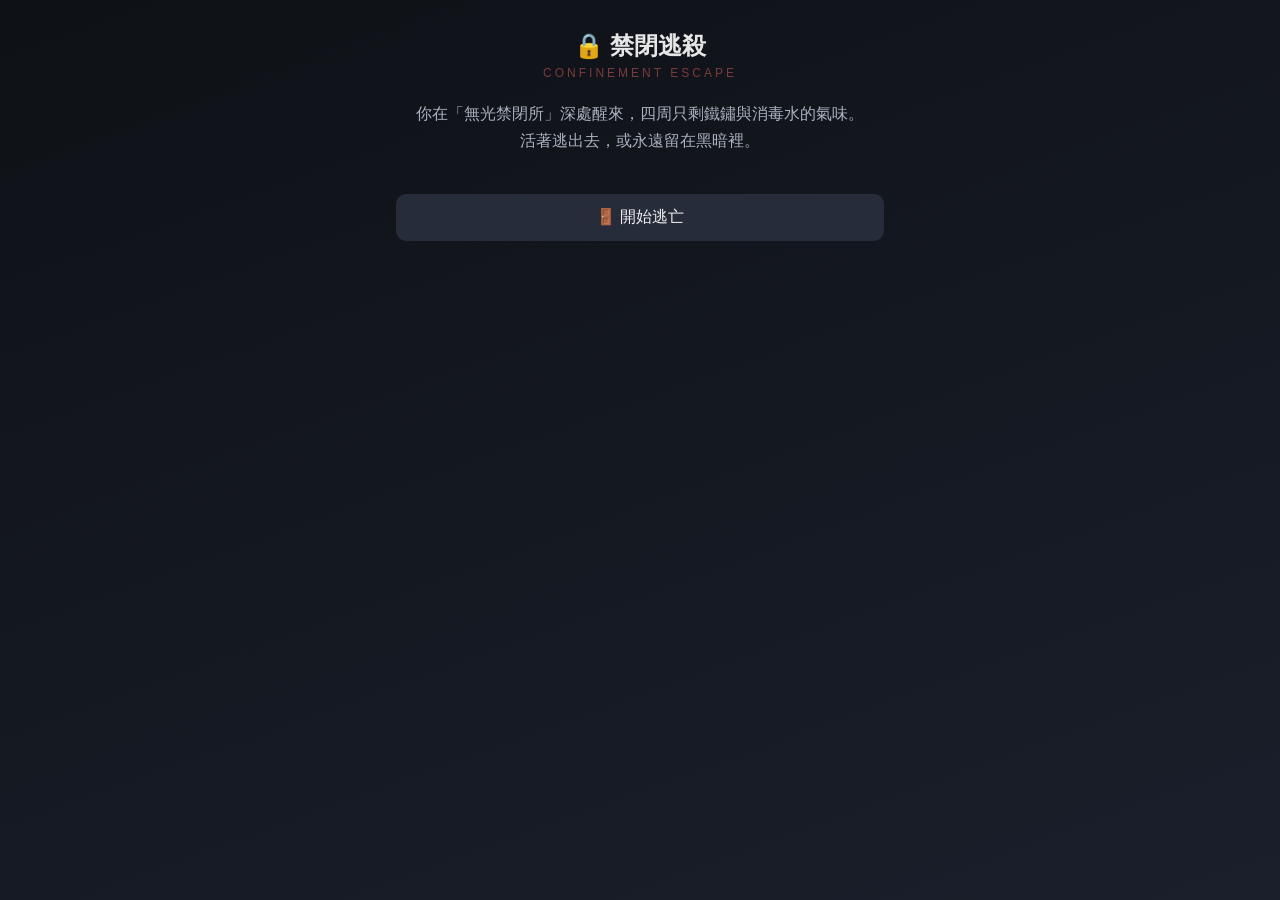
<file: confinement-escape/index.html>
<!DOCTYPE html>
<html lang="zh-Hant">
<head>
<meta charset="UTF-8">
<meta name="viewport" content="width=device-width, initial-scale=1.0, maximum-scale=1.0">
<title>禁閉逃殺</title>
<link rel="stylesheet" href="style.css">
</head>
<body>
  <div id="app">

    <section id="screen-title" class="screen">
      <h1>🔒 禁閉逃殺</h1>
      <p class="subtitle">CONFINEMENT ESCAPE</p>
      <p class="lead">你在「無光禁閉所」深處醒來，四周只剩鐵鏽與消毒水的氣味。<br>活著逃出去，或永遠留在黑暗裡。</p>
      <button id="new-game-btn">🚪 開始逃亡</button>
      <button id="continue-btn" class="hidden">▶ 繼續上次的逃亡</button>
    </section>

    <section id="screen-create" class="screen hidden">
      <h1>選擇你的身份</h1>
      <div id="identity-list" class="identity-list"></div>
      <button id="create-btn" disabled>確認身份，開始逃亡</button>
    </section>

    <section id="screen-game" class="screen hidden">
      <div class="status-bar">
        <div class="status-row">
          <span class="status-label">體力</span>
          <div class="bar"><div id="bar-stamina" class="bar-fill stamina"></div></div>
          <span id="text-stamina" class="status-value"></span>
        </div>
        <div class="status-row">
          <span class="status-label">精神</span>
          <div class="bar"><div id="bar-sanity" class="bar-fill sanity"></div></div>
          <span id="text-sanity" class="status-value"></span>
        </div>
        <div class="status-row">
          <span class="status-label">危險</span>
          <div class="bar"><div id="bar-danger" class="bar-fill danger"></div></div>
          <span id="text-danger" class="status-value"></span>
        </div>
      </div>
      <div class="floor-tag" id="floor-tag"></div>

      <div id="inventory-toggle-row">
        <button id="inventory-toggle-btn">🎒 背包</button>
      </div>
      <div id="inventory-panel" class="panel hidden"></div>

      <div class="story-box">
        <p class="story-title" id="story-title"></p>
        <p class="story-text" id="story-text"></p>
      </div>
      <div id="choice-list" class="choice-list"></div>
      <button id="story-continue-btn" class="hidden accent">繼續 ▶</button>
    </section>

    <section id="screen-transition" class="screen hidden">
      <div class="story-box transition-box">
        <p class="story-title" id="transition-title"></p>
        <p class="story-text" id="transition-text"></p>
        <button id="transition-continue-btn">繼續 ▶</button>
      </div>
    </section>

    <section id="screen-ending" class="screen hidden">
      <div class="ending-box">
        <div class="ending-emoji" id="ending-emoji"></div>
        <h1 id="ending-title"></h1>
        <p class="story-text" id="ending-text"></p>
        <div class="panel" id="ending-summary"></div>
      </div>
      <button id="restart-btn">🔁 再逃一次</button>
    </section>

  </div>

  <script src="data.js"></script>
  <script src="main.js"></script>
</body>
</html>
</file>
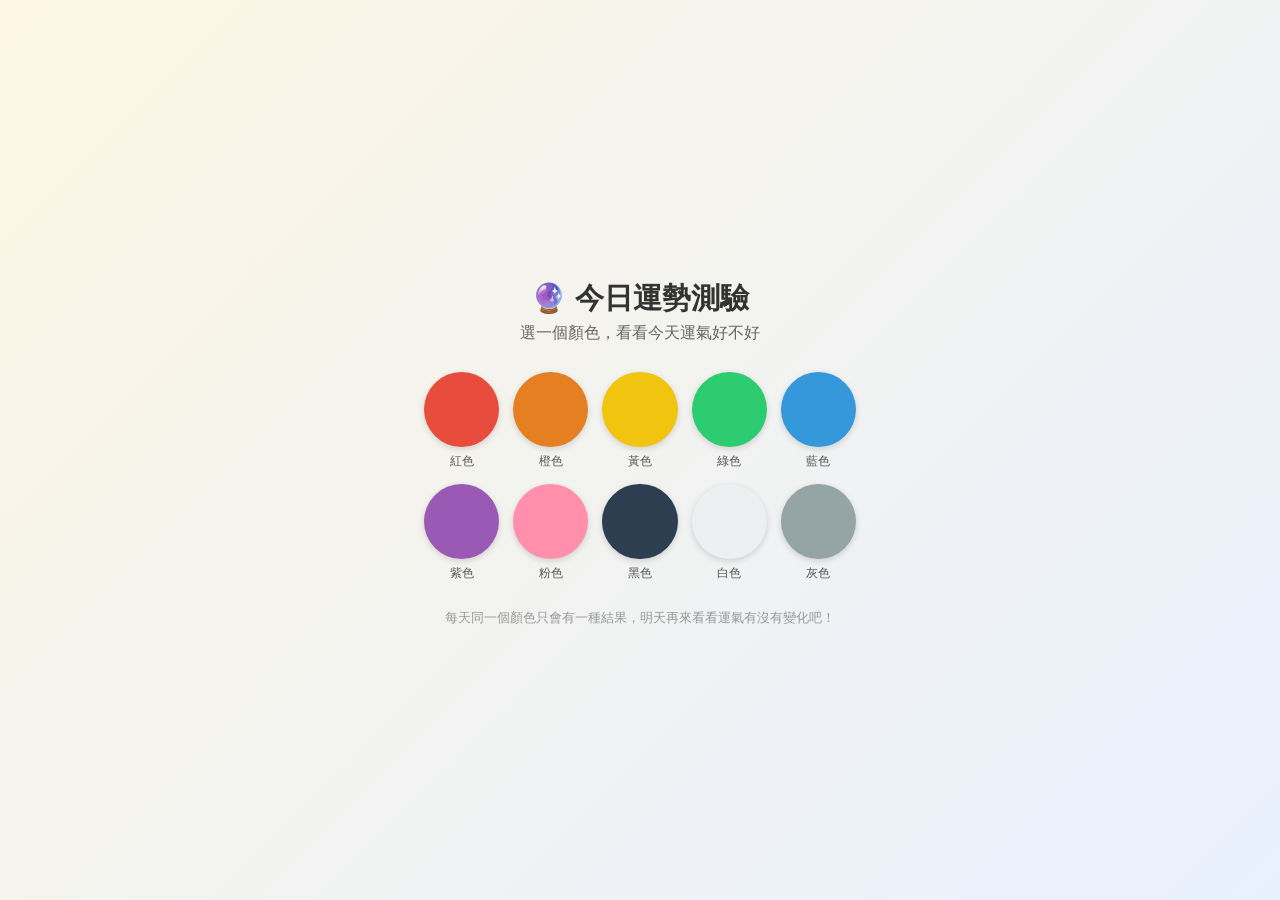
<file: fortune-app/index.html>
<!DOCTYPE html>
<html lang="zh-Hant">
<head>
<meta charset="UTF-8">
<meta name="viewport" content="width=device-width, initial-scale=1.0">
<title>今日運勢測驗</title>
<link rel="stylesheet" href="style.css">
</head>
<body>
  <div class="app">
    <header>
      <h1>🔮 今日運勢測驗</h1>
      <p class="subtitle">選一個顏色，看看今天運氣好不好</p>
    </header>

    <main>
      <section id="color-picker">
        <div class="colors" id="colors"></div>
      </section>

      <section id="result" class="result hidden">
        <div class="result-emoji" id="result-emoji"></div>
        <div class="result-level" id="result-level"></div>
        <p class="result-message" id="result-message"></p>
        <div class="result-tips" id="result-tips"></div>
        <button id="retry-btn">再測一次</button>
      </section>
    </main>

    <footer>
      <p>每天同一個顏色只會有一種結果，明天再來看看運氣有沒有變化吧！</p>
    </footer>
  </div>

  <script src="script.js"></script>
</body>
</html>
</file>
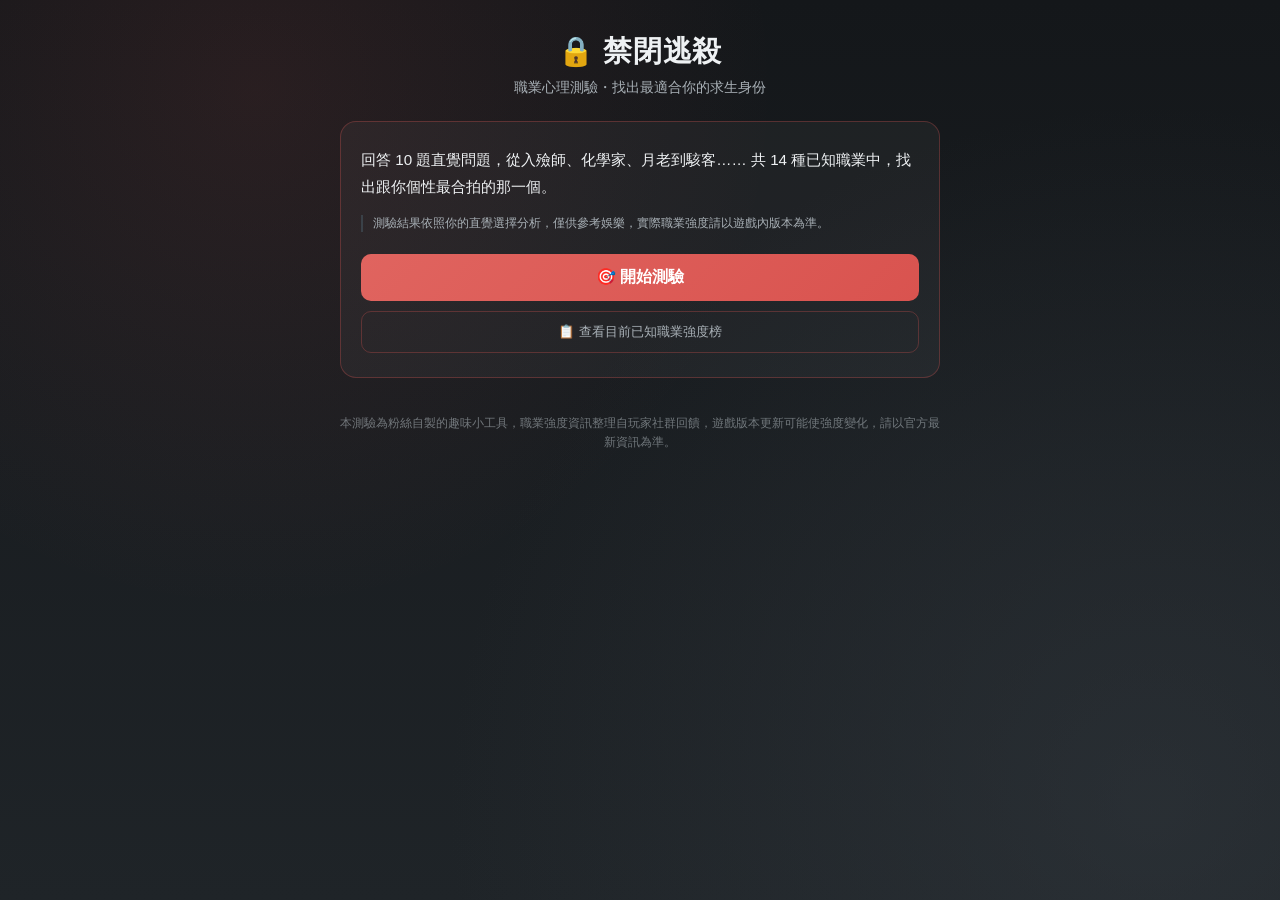
<file: job-quiz/index.html>
<!DOCTYPE html>
<html lang="zh-Hant">
<head>
<meta charset="UTF-8">
<meta name="viewport" content="width=device-width, initial-scale=1.0">
<title>禁閉逃殺｜職業心理測驗</title>
<link rel="stylesheet" href="style.css">
</head>
<body>
  <div class="app">

    <header>
      <h1>🔒 禁閉逃殺</h1>
      <p class="subtitle">職業心理測驗・找出最適合你的求生身份</p>
    </header>

    <main>
      <!-- Screen 1: 開始 -->
      <section id="screen-intro" class="screen active">
        <div class="panel">
          <p class="intro-text">
            回答 10 題直覺問題，從入殮師、化學家、月老到駭客……
            共 14 種已知職業中，找出跟你個性最合拍的那一個。
          </p>
          <p class="intro-note">測驗結果依照你的直覺選擇分析，僅供參考娛樂，實際職業強度請以遊戲內版本為準。</p>
          <button id="start-btn" class="primary-btn">🎯 開始測驗</button>
          <button id="tierlist-btn" class="ghost-btn">📋 查看目前已知職業強度榜</button>
        </div>
      </section>

      <!-- Screen 2: 題目 -->
      <section id="screen-quiz" class="screen">
        <div class="progress-row">
          <div class="progress-track"><div id="progress-fill" class="progress-fill"></div></div>
          <span id="progress-text" class="progress-text"></span>
        </div>
        <p class="question-text" id="question-text"></p>
        <div id="option-list" class="option-list"></div>
      </section>

      <!-- Screen 3: 結果 -->
      <section id="screen-result" class="screen">
        <p class="result-lead">測驗結果，你最適合的職業是</p>
        <div id="result-card" class="result-card"></div>

        <h2 class="section-title">次要傾向</h2>
        <div id="secondary-list" class="secondary-list"></div>

        <button id="retry-btn" class="primary-btn">🔁 再測一次</button>
        <button id="tierlist-btn-2" class="ghost-btn">📋 查看完整職業強度榜</button>
      </section>

      <!-- Screen 4: 強度榜 -->
      <section id="screen-tierlist" class="screen">
        <h2 class="section-title">目前已知職業強度榜</h2>
        <div id="tierlist-content"></div>
        <button id="back-btn" class="ghost-btn">← 返回</button>
      </section>
    </main>

    <footer>
      <p>本測驗為粉絲自製的趣味小工具，職業強度資訊整理自玩家社群回饋，遊戲版本更新可能使強度變化，請以官方最新資訊為準。</p>
    </footer>
  </div>

  <script src="data.js"></script>
  <script src="main.js"></script>
</body>
</html>
</file>
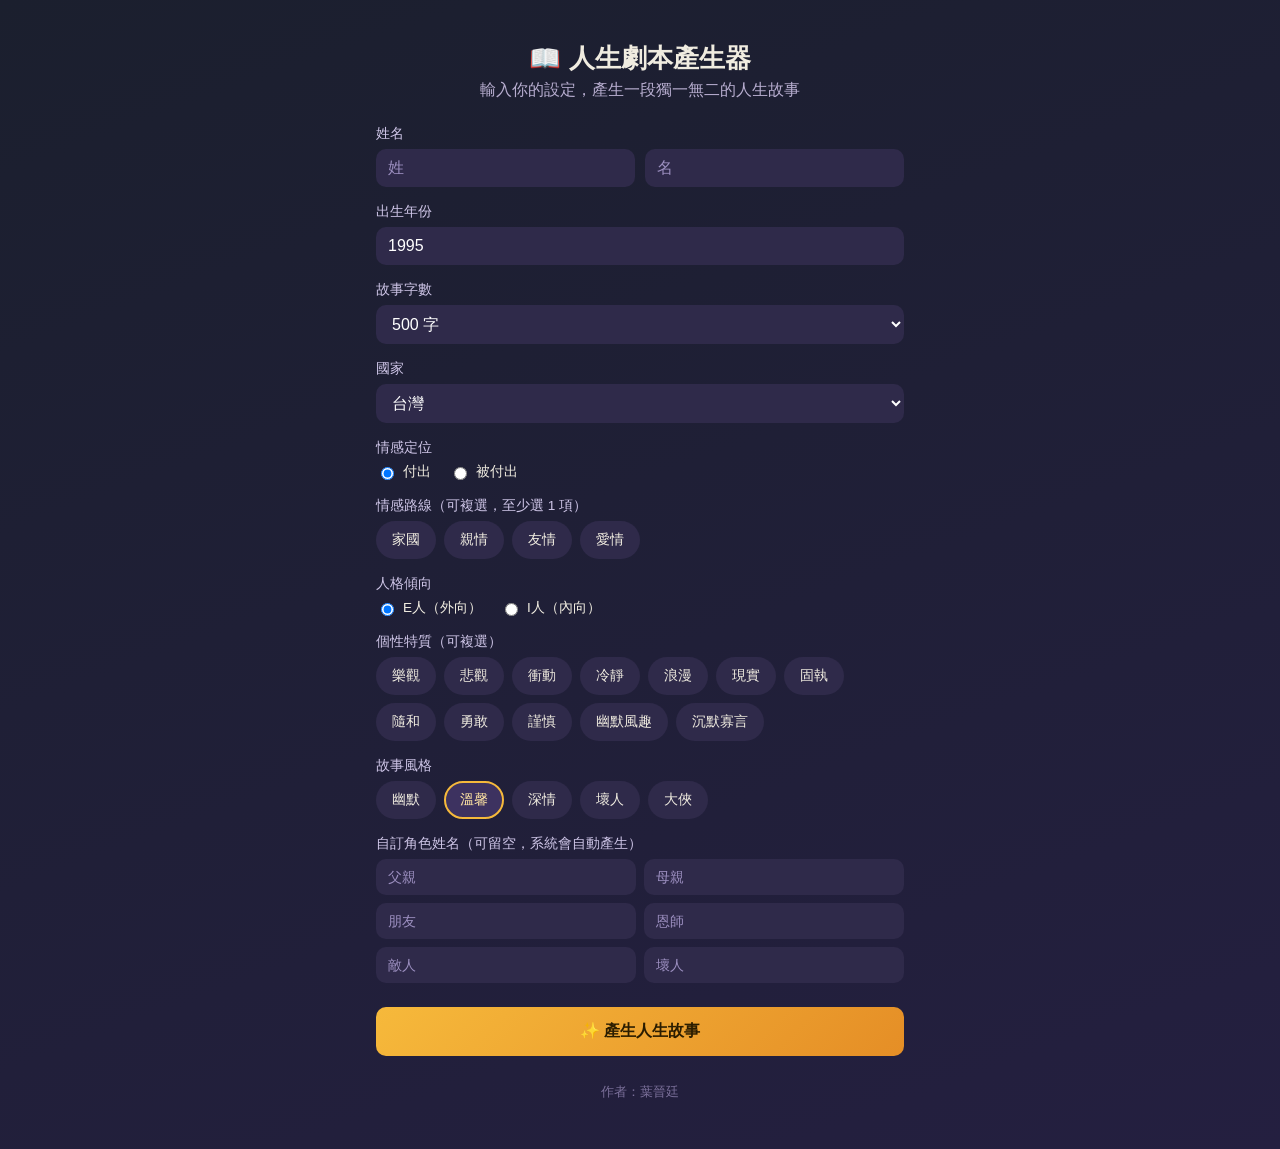
<file: life-story/index.html>
<!DOCTYPE html>
<html lang="zh-Hant">
<head>
<meta charset="UTF-8">
<meta name="viewport" content="width=device-width, initial-scale=1.0">
<title>人生劇本產生器</title>
<link rel="stylesheet" href="style.css">
</head>
<body>
  <div id="app">
    <h1>📖 人生劇本產生器</h1>
    <p class="subtitle">輸入你的設定，產生一段獨一無二的人生故事</p>

    <section id="form-section">
      <label>姓名</label>
      <div class="name-row">
        <input id="surname-input" placeholder="姓" maxlength="4">
        <input id="given-input" placeholder="名" maxlength="6">
      </div>

      <label>出生年份</label>
      <input id="year-input" type="number" placeholder="例如 1995" value="1995">

      <label>故事字數</label>
      <select id="length-select"></select>

      <label>國家</label>
      <select id="country-select"></select>
      <input id="country-custom" class="hidden" placeholder="請輸入國家名稱">

      <label>情感定位</label>
      <div class="radio-row">
        <label><input type="radio" name="role" value="give" checked> 付出</label>
        <label><input type="radio" name="role" value="receive"> 被付出</label>
      </div>

      <label>情感路線（可複選，至少選 1 項）</label>
      <div id="routes-container" class="chip-row"></div>

      <label>人格傾向</label>
      <div class="radio-row">
        <label><input type="radio" name="personality" value="E" checked> E人（外向）</label>
        <label><input type="radio" name="personality" value="I"> I人（內向）</label>
      </div>

      <label>個性特質（可複選）</label>
      <div id="traits-container" class="chip-row"></div>

      <label>故事風格</label>
      <div id="style-container" class="chip-row single"></div>

      <label>自訂角色姓名（可留空，系統會自動產生）</label>
      <div class="custom-names-grid">
        <input id="custom-father" placeholder="父親">
        <input id="custom-mother" placeholder="母親">
        <input id="custom-friend" placeholder="朋友">
        <input id="custom-mentor" placeholder="恩師">
        <input id="custom-enemy" placeholder="敵人">
        <input id="custom-villain" placeholder="壞人">
      </div>

      <button id="generate-btn">✨ 產生人生故事</button>
    </section>

    <section id="result-section" class="hidden">
      <h2>你的人生故事</h2>
      <div id="story-output"></div>
      <p class="char-count" id="char-count"></p>
      <div class="result-actions">
        <button id="regenerate-btn">🔄 換個結局再抽一次</button>
        <button id="copy-btn">📋 複製文字</button>
      </div>
    </section>

    <footer id="author-credit">作者：葉晉廷</footer>
  </div>

  <script src="data.js"></script>
  <script src="main.js"></script>
</body>
</html>
</file>
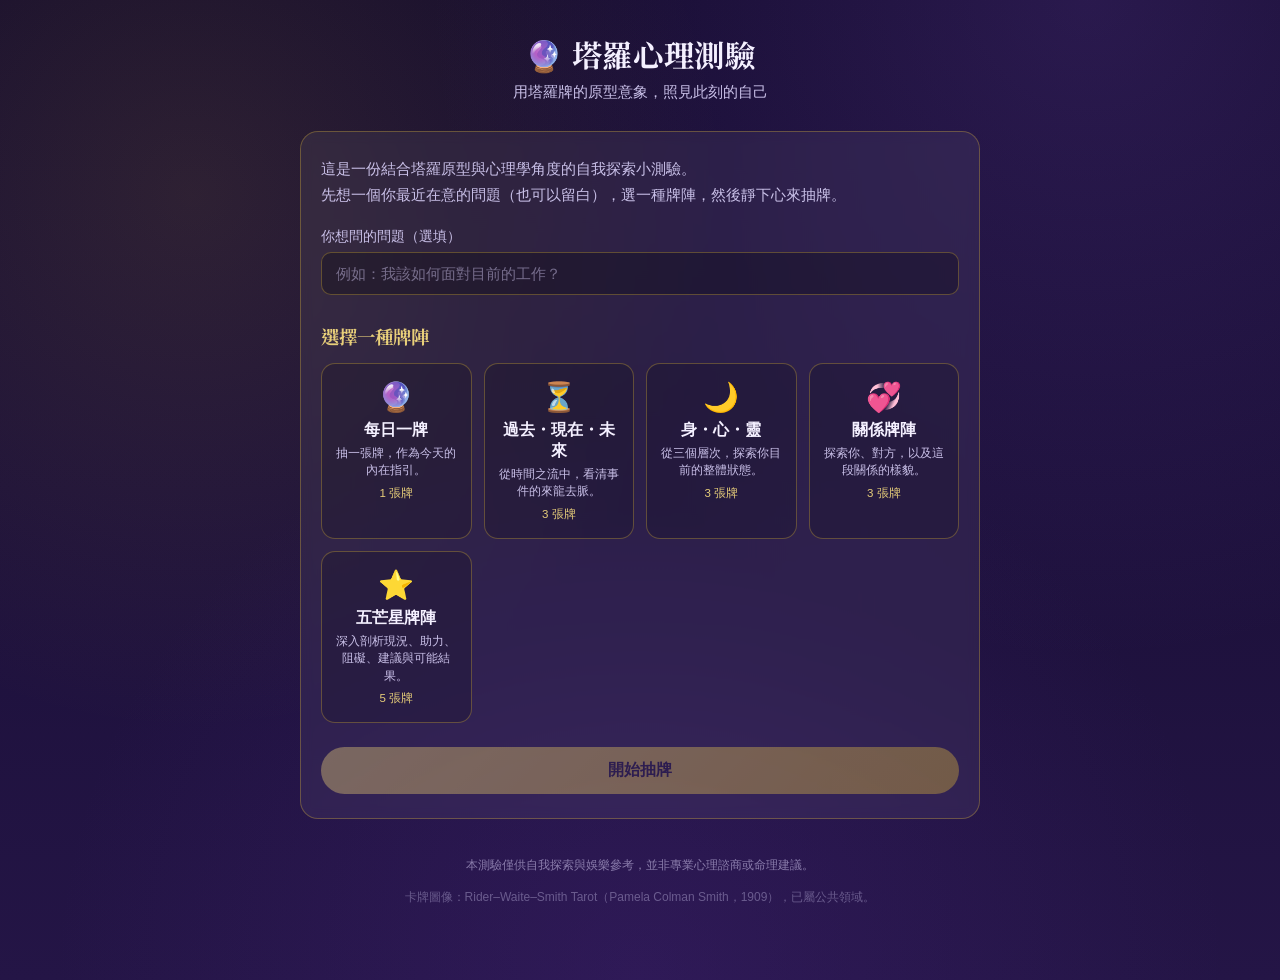
<file: tarot-app/index.html>
<!DOCTYPE html>
<html lang="zh-Hant">
<head>
<meta charset="UTF-8">
<meta name="viewport" content="width=device-width, initial-scale=1.0">
<title>塔羅心理測驗</title>
<link rel="preconnect" href="https://fonts.googleapis.com">
<link rel="preconnect" href="https://fonts.gstatic.com" crossorigin>
<link href="https://fonts.googleapis.com/css2?family=Noto+Serif+TC:wght@500;700&display=swap" rel="stylesheet">
<link rel="stylesheet" href="style.css">
</head>
<body>
  <div class="app">

    <header>
      <h1>🔮 塔羅心理測驗</h1>
      <p class="subtitle">用塔羅牌的原型意象，照見此刻的自己</p>
    </header>

    <main>
      <!-- Screen 1: 開始 -->
      <section id="screen-intro" class="screen active">
        <div class="intro-card">
          <p class="intro-text">
            這是一份結合塔羅原型與心理學角度的自我探索小測驗。<br>
            先想一個你最近在意的問題（也可以留白），選一種牌陣，然後靜下心來抽牌。
          </p>

          <label class="question-label" for="question-input">你想問的問題（選填）</label>
          <input id="question-input" type="text" placeholder="例如：我該如何面對目前的工作？" maxlength="60">

          <h2 class="section-title">選擇一種牌陣</h2>
          <div id="spread-grid" class="spread-grid"></div>

          <button id="start-btn" class="primary-btn" disabled>開始抽牌</button>
        </div>
      </section>

      <!-- Screen 2: 抽牌 -->
      <section id="screen-draw" class="screen">
        <p class="draw-instruction" id="draw-instruction"></p>

        <div id="ritual-stage" class="ritual-stage">
          <div id="shuffle-deck" class="shuffle-deck">
            <div class="deck-card"></div>
            <div class="deck-card"></div>
            <div class="deck-card deck-card-top"></div>
          </div>
          <button id="shuffle-btn" class="primary-btn small-btn">🔀 靜心洗牌</button>
        </div>

        <div id="fan-wrap" class="fan-wrap hidden">
          <div class="fan-controls">
            <p class="fan-hint">← 左右滑動瀏覽全部的牌，憑直覺點選 →</p>
            <button id="reshuffle-btn" class="reshuffle-btn">🔀 再洗一次</button>
          </div>
          <div id="fan-container" class="fan-container"></div>
        </div>

        <div id="position-slots" class="position-slots"></div>

        <button id="view-result-btn" class="primary-btn hidden">查看結果</button>
      </section>

      <!-- Screen 3: 結果 -->
      <section id="screen-result" class="screen">
        <h2 class="section-title">你的牌陣</h2>
        <div id="result-cards" class="result-cards"></div>

        <div class="analysis-block">
          <button id="analysis-btn" class="primary-btn">✨ 產生 AI 心理分析</button>
          <div id="analysis-output" class="analysis-output hidden"></div>
        </div>

        <button id="retry-btn" class="ghost-btn">重新測驗</button>
      </section>
    </main>

    <footer>
      <p>本測驗僅供自我探索與娛樂參考，並非專業心理諮商或命理建議。</p>
      <p class="credit">卡牌圖像：Rider–Waite–Smith Tarot（Pamela Colman Smith，1909），已屬公共領域。</p>
    </footer>
  </div>

  <script src="data.js?v=8"></script>
  <script src="analysis.js?v=8"></script>
  <script src="main.js?v=8"></script>
</body>
</html>
</file>
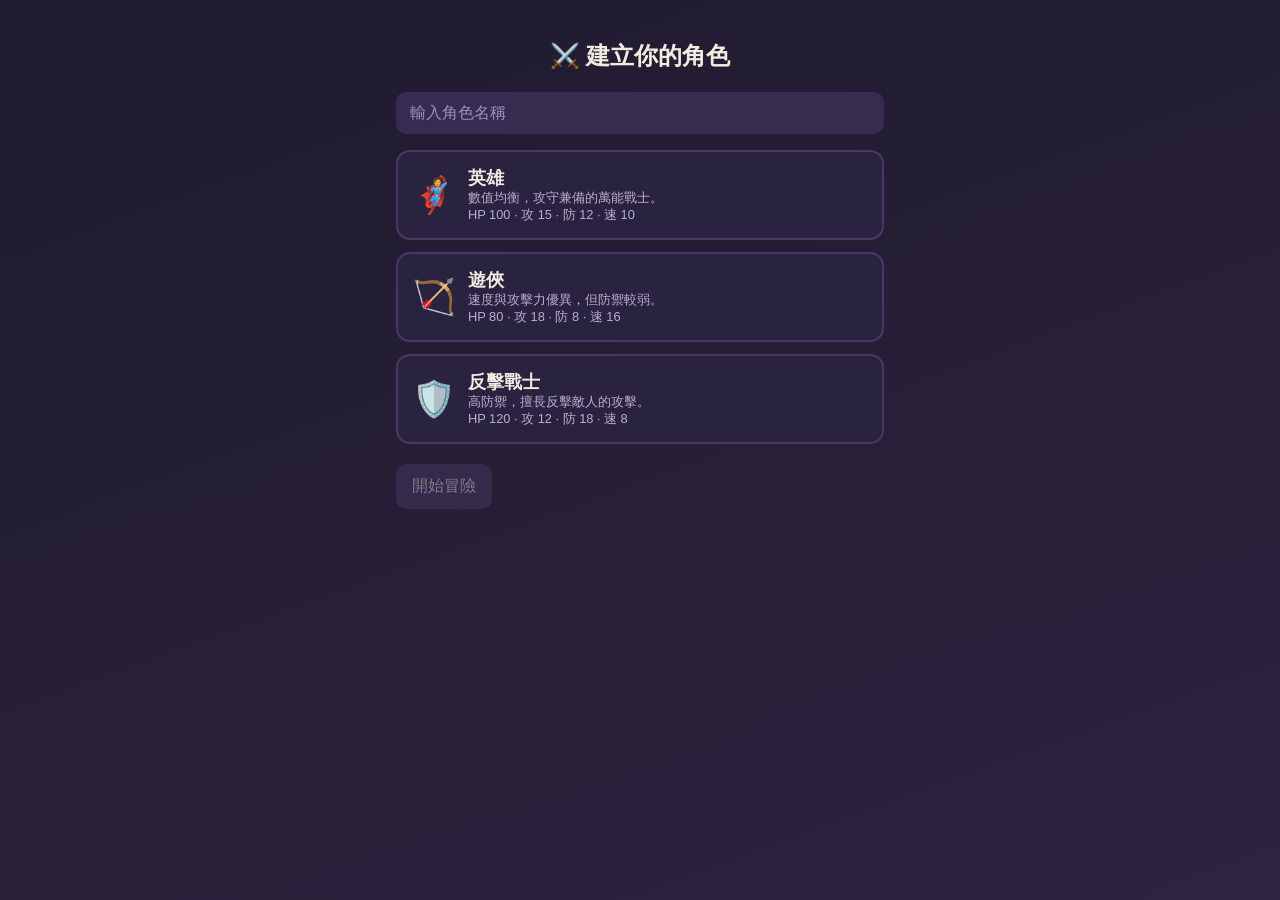
<file: trpg/index.html>
<!DOCTYPE html>
<html lang="zh-Hant">
<head>
<meta charset="UTF-8">
<meta name="viewport" content="width=device-width, initial-scale=1.0">
<title>冒險者傳說 - 網頁 TRPG</title>
<link rel="stylesheet" href="style.css">
</head>
<body>
  <div id="app">
    <section id="screen-create" class="screen">
      <h1>⚔️ 建立你的角色</h1>
      <input id="name-input" placeholder="輸入角色名稱" maxlength="8">
      <div id="class-options" class="class-options"></div>
      <button id="create-btn" disabled>開始冒險</button>
    </section>

    <section id="screen-menu" class="screen hidden">
      <div class="char-card">
        <div class="char-emoji" id="menu-emoji"></div>
        <div class="char-info">
          <h2 id="menu-name"></h2>
          <p class="muted" id="menu-class"></p>
          <div class="stat-row">
            <span>HP</span>
            <div class="bar"><div id="menu-hp-bar" class="bar-fill hp"></div></div>
            <span id="menu-hp-text"></span>
          </div>
          <div class="stat-row">
            <span>MP</span>
            <div class="bar"><div id="menu-mp-bar" class="bar-fill mp"></div></div>
            <span id="menu-mp-text"></span>
          </div>
          <div class="stat-row">
            <span>EXP</span>
            <div class="bar"><div id="menu-exp-bar" class="bar-fill exp"></div></div>
            <span id="menu-exp-text"></span>
          </div>
          <div class="stat-grid" id="menu-stats"></div>
          <p id="menu-gold-text"></p>
        </div>
      </div>
      <div class="menu-actions">
        <button id="stage-select-btn">🗺️ 選擇挑戰</button>
        <button id="shop-btn">🏪 商店</button>
        <button id="inventory-btn">🎒 裝備背包</button>
        <button id="skills-btn">📖 查看技能</button>
        <button id="ascend-btn" class="hidden accent">✨ 轉升</button>
        <button id="reset-btn" class="danger">🗑️ 重置角色</button>
      </div>
      <div id="skills-panel" class="panel hidden"></div>
    </section>

    <section id="screen-stage-select" class="screen hidden">
      <h1>🗺️ 選擇挑戰</h1>
      <div id="stage-list" class="stage-list"></div>
      <button id="stage-back-btn">◀ 返回</button>
    </section>

    <section id="screen-shop" class="screen hidden">
      <h1>🏪 商店</h1>
      <p id="shop-gold-text" class="muted"></p>
      <div class="shop-tabs" id="shop-tabs">
        <button data-tab="weapon">武器</button>
        <button data-tab="armor">防具</button>
        <button data-tab="potion">藥水</button>
        <button data-tab="material">材料</button>
        <button data-tab="statboost">藥劑</button>
        <button data-tab="skill">技能</button>
        <button data-tab="bundle">禮包</button>
      </div>
      <div id="shop-list" class="shop-list"></div>
      <button id="shop-back-btn">◀ 返回</button>
    </section>

    <section id="screen-inventory" class="screen hidden">
      <h1>🎒 裝備背包</h1>
      <div class="panel">
        <h3>已裝備</h3>
        <div id="equipped-weapon" class="equip-row"></div>
        <div id="equipped-armor" class="equip-row"></div>
      </div>
      <div id="enhance-panel" class="panel hidden"></div>
      <div class="panel">
        <h3>持有武器</h3>
        <div id="owned-weapons"></div>
      </div>
      <div class="panel">
        <h3>持有防具</h3>
        <div id="owned-armors"></div>
      </div>
      <div class="panel">
        <h3>藥水 / 材料</h3>
        <div id="owned-consumables"></div>
      </div>
      <button id="inventory-back-btn">◀ 返回</button>
    </section>

    <section id="screen-dialogue" class="screen hidden">
      <div class="dialogue-box">
        <p class="dialogue-speaker" id="dialogue-speaker"></p>
        <p class="dialogue-text" id="dialogue-text"></p>
        <button id="dialogue-next">繼續 ▶</button>
      </div>
    </section>

    <section id="screen-battle" class="screen hidden">
      <div class="battle-field">
        <div class="combatant">
          <div class="combatant-emoji" id="battle-player-emoji"></div>
          <div class="combatant-name" id="battle-player-name"></div>
          <div class="bar small"><div id="battle-player-hp" class="bar-fill hp"></div></div>
          <div class="bar small"><div id="battle-player-mp" class="bar-fill mp"></div></div>
        </div>
        <div class="vs">VS</div>
        <div class="combatant">
          <div class="combatant-emoji" id="battle-monster-emoji"></div>
          <div class="combatant-name" id="battle-monster-name"></div>
          <div class="bar small"><div id="battle-monster-hp" class="bar-fill hp"></div></div>
        </div>
      </div>
      <div class="battle-log" id="battle-log"></div>
      <div class="battle-actions" id="battle-actions">
        <button id="attack-btn">⚔️ 攻擊</button>
        <button id="skill-menu-btn">✨ 技能</button>
        <button id="potion-menu-btn">🧪 藥水</button>
        <button id="flee-btn">🏃 逃跑</button>
      </div>
      <div class="battle-skill-list hidden" id="battle-skill-list"></div>
      <div class="battle-skill-list hidden" id="battle-potion-list"></div>
      <button id="battle-continue-btn" class="hidden accent">繼續 ▶</button>
    </section>
  </div>

  <script src="data.js"></script>
  <script src="main.js"></script>
</body>
</html>
</file>
<file: confinement-escape/style.css>
* {
  box-sizing: border-box;
}

body {
  margin: 0;
  min-height: 100vh;
  font-family: "PingFang TC", "Microsoft JhengHei", -apple-system, sans-serif;
  background: linear-gradient(160deg, #0e1116, #1a1f2b);
  color: #e6e6e6;
  display: flex;
  justify-content: center;
}

#app {
  width: 100%;
  max-width: 520px;
  padding: 20px 16px 40px;
}

.hidden {
  display: none !important;
}

h1 {
  text-align: center;
  font-size: 1.5rem;
  margin: 10px 0 4px;
}

.subtitle {
  text-align: center;
  letter-spacing: 3px;
  font-size: 0.75rem;
  color: #7a3b3b;
  margin: 0 0 20px;
}

.lead {
  text-align: center;
  color: #a9b0bd;
  line-height: 1.7;
  margin-bottom: 30px;
}

button {
  cursor: pointer;
  border: none;
  border-radius: 10px;
  padding: 13px 16px;
  font-size: 1rem;
  background: #262c3a;
  color: #eee;
  width: 100%;
  margin-top: 10px;
  transition: transform 0.1s ease, background 0.15s ease;
}

button:hover:not(:disabled) {
  background: #333c4f;
}

button:active:not(:disabled) {
  transform: scale(0.97);
}

button:disabled {
  opacity: 0.35;
  cursor: not-allowed;
}

button.accent {
  background: linear-gradient(135deg, #b5432c, #7a2020);
  color: #fff;
  font-weight: bold;
}

/* Identity selection */

.identity-list {
  display: flex;
  flex-direction: column;
  gap: 12px;
  margin-bottom: 20px;
}

.identity-card {
  border: 2px solid #2a2f3c;
  border-radius: 14px;
  padding: 14px;
  display: flex;
  gap: 12px;
  align-items: flex-start;
  background: #171b24;
}

.identity-card.selected {
  border-color: #b5432c;
  background: #221a1a;
}

.identity-card .emoji {
  font-size: 2.2rem;
}

.identity-card .id-name {
  font-weight: bold;
  font-size: 1.05rem;
}

.identity-card .id-role {
  font-size: 0.78rem;
  color: #8f97a8;
  margin-bottom: 6px;
}

.identity-card .id-desc {
  font-size: 0.82rem;
  color: #c3c8d1;
  line-height: 1.5;
}

.identity-card .id-stats {
  font-size: 0.75rem;
  color: #7a3b3b;
  margin-top: 6px;
}

/* Status bar */

.status-bar {
  background: #171b24;
  border-radius: 14px;
  padding: 12px 14px;
  margin-bottom: 10px;
}

.status-row {
  display: flex;
  align-items: center;
  gap: 8px;
  font-size: 0.8rem;
  margin: 5px 0;
}

.status-label {
  width: 36px;
  color: #a9b0bd;
}

.status-value {
  width: 46px;
  text-align: right;
  color: #c3c8d1;
}

.bar {
  flex: 1;
  height: 9px;
  border-radius: 6px;
  background: #0e1116;
  overflow: hidden;
}

.bar-fill {
  height: 100%;
  border-radius: 6px;
  transition: width 0.3s ease;
}

.bar-fill.stamina {
  background: linear-gradient(90deg, #2e8b57, #4cbf7a);
}

.bar-fill.sanity {
  background: linear-gradient(90deg, #3468b0, #5b93d8);
}

.bar-fill.danger {
  background: linear-gradient(90deg, #7a2020, #d1453a);
}

.floor-tag {
  text-align: center;
  font-size: 0.8rem;
  letter-spacing: 1px;
  color: #b5432c;
  margin-bottom: 10px;
}

#inventory-toggle-row {
  margin-bottom: 6px;
}

.panel {
  background: #171b24;
  border-radius: 14px;
  padding: 14px;
  margin-bottom: 12px;
  font-size: 0.85rem;
}

.inv-item {
  display: flex;
  align-items: center;
  gap: 10px;
  padding: 8px 0;
  border-bottom: 1px solid #262c3a;
}

.inv-item:last-child {
  border-bottom: none;
}

.inv-item .inv-emoji {
  font-size: 1.4rem;
}

.inv-item .inv-name {
  font-weight: bold;
  font-size: 0.85rem;
}

.inv-item .inv-desc {
  font-size: 0.75rem;
  color: #8f97a8;
}

.inv-empty {
  color: #8f97a8;
  text-align: center;
}

/* Story box */

.story-box, .transition-box {
  background: #171b24;
  border: 1px solid #262c3a;
  border-radius: 16px;
  padding: 18px;
  margin: 6px 0 16px;
  min-height: 120px;
}

.story-title {
  font-weight: bold;
  color: #d1453a;
  margin: 0 0 10px;
}

.story-text {
  line-height: 1.75;
  font-size: 0.92rem;
  color: #dcdfe6;
  white-space: pre-line;
}

.choice-list {
  display: flex;
  flex-direction: column;
  gap: 10px;
}

.choice-btn {
  text-align: left;
  background: #1d222d;
  border: 1px solid #2a2f3c;
}

.choice-btn:hover:not(:disabled) {
  background: #262c3a;
  border-color: #b5432c;
}

.choice-chance {
  float: right;
  font-size: 0.75rem;
  color: #8f97a8;
}

.transition-box {
  margin-top: 60px;
  text-align: center;
}

/* Ending screen */

.ending-box {
  text-align: center;
  margin-top: 20px;
}

.ending-emoji {
  font-size: 3.2rem;
  margin-bottom: 6px;
}

#ending-summary {
  text-align: left;
  margin-top: 16px;
  color: #a9b0bd;
}
</file>
<file: fortune-app/style.css>
* {
  box-sizing: border-box;
}

body {
  margin: 0;
  min-height: 100vh;
  display: flex;
  align-items: center;
  justify-content: center;
  font-family: "PingFang TC", "Microsoft JhengHei", -apple-system, sans-serif;
  background: linear-gradient(135deg, #fdf6e3, #e8f0fe);
  color: #333;
}

.app {
  width: 100%;
  max-width: 480px;
  padding: 32px 24px;
  text-align: center;
}

header h1 {
  font-size: 1.8rem;
  margin-bottom: 4px;
}

.subtitle {
  color: #666;
  margin-top: 0;
}

.colors {
  display: grid;
  grid-template-columns: repeat(5, 1fr);
  gap: 14px;
  margin: 28px 0;
}

.color-swatch {
  width: 100%;
  aspect-ratio: 1;
  border-radius: 50%;
  border: 3px solid transparent;
  cursor: pointer;
  transition: transform 0.15s ease, border-color 0.15s ease;
  box-shadow: 0 2px 6px rgba(0, 0, 0, 0.15);
}

.color-swatch:hover {
  transform: scale(1.08);
}

.color-swatch.selected {
  border-color: #333;
  transform: scale(1.12);
}

.color-name {
  font-size: 0.75rem;
  margin-top: 6px;
  color: #555;
}

.color-item {
  display: flex;
  flex-direction: column;
  align-items: center;
}

.result {
  background: #fff;
  border-radius: 16px;
  padding: 28px 20px;
  box-shadow: 0 8px 24px rgba(0, 0, 0, 0.12);
  animation: pop 0.3s ease;
}

.result.hidden {
  display: none;
}

@keyframes pop {
  from {
    opacity: 0;
    transform: scale(0.9);
  }
  to {
    opacity: 1;
    transform: scale(1);
  }
}

.result-emoji {
  font-size: 3rem;
}

.result-level {
  font-size: 2.2rem;
  font-weight: bold;
  margin: 8px 0;
}

.result-message {
  color: #555;
  line-height: 1.6;
}

.result-tips {
  margin-top: 14px;
  font-size: 0.9rem;
  color: #777;
  background: #f7f7f7;
  border-radius: 10px;
  padding: 10px 14px;
}

#retry-btn {
  margin-top: 20px;
  padding: 10px 22px;
  border: none;
  border-radius: 24px;
  background: #333;
  color: #fff;
  font-size: 0.95rem;
  cursor: pointer;
}

#retry-btn:hover {
  background: #555;
}

footer {
  margin-top: 24px;
  font-size: 0.8rem;
  color: #999;
}

/* level colors */
.level-大吉 { color: #d4380d; }
.level-小吉 { color: #d48806; }
.level-平   { color: #08979c; }
.level-小凶 { color: #6b6b6b; }
.level-大凶 { color: #262626; }
</file>
<file: job-quiz/style.css>
* {
  box-sizing: border-box;
}

:root {
  --bg-deep: #14171a;
  --bg-mid: #1f2428;
  --steel: #3a4148;
  --red: #d9534f;
  --ink: #eef1f3;
  --ink-dim: #a8b0b6;
  --panel: rgba(255, 255, 255, 0.04);
  --panel-border: rgba(217, 83, 79, 0.3);
}

body {
  margin: 0;
  min-height: 100vh;
  font-family: "PingFang TC", "Microsoft JhengHei", -apple-system, sans-serif;
  color: var(--ink);
  background:
    radial-gradient(circle at 20% 10%, rgba(217, 83, 79, 0.1), transparent 40%),
    radial-gradient(circle at 90% 90%, rgba(58, 65, 72, 0.4), transparent 50%),
    linear-gradient(180deg, var(--bg-deep), var(--bg-mid));
}

.app {
  max-width: 640px;
  margin: 0 auto;
  padding: 32px 20px 60px;
}

header {
  text-align: center;
  margin-bottom: 24px;
}

h1 {
  font-size: 1.8rem;
  margin: 0 0 6px;
  letter-spacing: 0.02em;
}

.subtitle {
  color: var(--ink-dim);
  margin: 0;
  font-size: 0.9rem;
}

.section-title {
  font-size: 1.05rem;
  margin: 26px 0 14px;
  color: var(--red);
}

.screen {
  display: none;
}
.screen.active {
  display: block;
  animation: fade-in 0.35s ease;
}

@keyframes fade-in {
  from { opacity: 0; transform: translateY(8px); }
  to { opacity: 1; transform: translateY(0); }
}

.panel {
  background: var(--panel);
  border: 1px solid var(--panel-border);
  border-radius: 16px;
  padding: 24px 20px;
}

.intro-text {
  line-height: 1.8;
  margin: 0 0 14px;
  font-size: 0.95rem;
}

.intro-note {
  font-size: 0.78rem;
  color: var(--ink-dim);
  border-left: 2px solid var(--steel);
  padding-left: 10px;
  margin-bottom: 22px;
}

.primary-btn {
  display: block;
  width: 100%;
  padding: 13px;
  border: none;
  border-radius: 10px;
  background: linear-gradient(135deg, #e0645f, var(--red));
  color: #fff;
  font-size: 1rem;
  font-weight: bold;
  cursor: pointer;
  margin-bottom: 10px;
}

.primary-btn:hover {
  filter: brightness(1.08);
}

.ghost-btn {
  display: block;
  width: 100%;
  padding: 11px;
  border-radius: 10px;
  border: 1px solid var(--panel-border);
  background: transparent;
  color: var(--ink-dim);
  cursor: pointer;
}

.ghost-btn:hover {
  border-color: var(--red);
  color: var(--ink);
}

/* quiz screen */
.progress-row {
  display: flex;
  align-items: center;
  gap: 10px;
  margin-bottom: 22px;
}

.progress-track {
  flex: 1;
  height: 6px;
  border-radius: 999px;
  background: var(--steel);
  overflow: hidden;
}

.progress-fill {
  height: 100%;
  background: var(--red);
  transition: width 0.3s ease;
}

.progress-text {
  font-size: 0.78rem;
  color: var(--ink-dim);
  white-space: nowrap;
}

.question-text {
  font-size: 1.15rem;
  line-height: 1.6;
  margin: 0 0 22px;
  text-align: center;
}

.option-list {
  display: flex;
  flex-direction: column;
  gap: 10px;
}

.option-btn {
  text-align: left;
  padding: 14px 16px;
  border-radius: 12px;
  border: 1px solid var(--panel-border);
  background: var(--panel);
  color: var(--ink);
  font-size: 0.95rem;
  cursor: pointer;
  transition: border-color 0.15s ease, transform 0.15s ease, background 0.15s ease;
}

.option-btn:hover {
  border-color: var(--red);
  background: rgba(217, 83, 79, 0.1);
  transform: translateX(2px);
}

/* result screen */
.result-lead {
  text-align: center;
  color: var(--ink-dim);
  margin-bottom: 8px;
}

.result-card {
  background: var(--panel);
  border: 1px solid var(--panel-border);
  border-radius: 18px;
  padding: 28px 22px;
  text-align: center;
}

.result-emoji {
  font-size: 3rem;
}

.result-tier {
  font-size: 0.8rem;
  font-weight: bold;
  letter-spacing: 0.05em;
  margin-top: 4px;
}

.result-name {
  font-size: 1.7rem;
  font-weight: bold;
  margin: 4px 0;
}

.result-tagline {
  color: var(--red);
  font-size: 0.9rem;
  margin-bottom: 14px;
}

.result-desc {
  line-height: 1.7;
  font-size: 0.92rem;
  margin: 0 0 14px;
  text-align: left;
}

.result-match {
  line-height: 1.7;
  font-size: 0.88rem;
  color: var(--ink-dim);
  text-align: left;
  background: rgba(0, 0, 0, 0.2);
  border-radius: 10px;
  padding: 12px 14px;
  margin: 0;
}

.secondary-list {
  display: flex;
  flex-direction: column;
  gap: 8px;
  margin-bottom: 24px;
}

.secondary-item {
  display: flex;
  align-items: baseline;
  gap: 10px;
  padding: 10px 14px;
  border-radius: 10px;
  background: var(--panel);
  border: 1px solid rgba(255, 255, 255, 0.06);
}

.secondary-emoji {
  font-size: 1.2rem;
}

.secondary-name {
  font-weight: bold;
}

.secondary-tagline {
  font-size: 0.78rem;
  color: var(--ink-dim);
}

/* tier list screen */
.tier-group {
  margin-bottom: 22px;
}

.tier-row {
  display: flex;
  flex-direction: column;
  gap: 8px;
}

.tier-chip {
  display: flex;
  align-items: baseline;
  gap: 10px;
  padding: 10px 14px;
  border-radius: 10px;
  background: var(--panel);
  border: 1px solid rgba(255, 255, 255, 0.06);
}

.tier-chip-emoji {
  font-size: 1.2rem;
}

.tier-chip-tagline {
  font-size: 0.78rem;
  color: var(--ink-dim);
}

/* footer */
footer {
  margin-top: 36px;
  text-align: center;
  font-size: 0.72rem;
  color: rgba(168, 176, 182, 0.6);
  line-height: 1.7;
}
</file>
<file: life-story/style.css>
* {
  box-sizing: border-box;
}

body {
  margin: 0;
  min-height: 100vh;
  font-family: "PingFang TC", "Microsoft JhengHei", -apple-system, sans-serif;
  background: linear-gradient(160deg, #1b1f2e, #241f40);
  color: #f0ece0;
  display: flex;
  justify-content: center;
}

#app {
  width: 100%;
  max-width: 560px;
  padding: 24px 16px 48px;
}

.hidden {
  display: none !important;
}

h1 {
  text-align: center;
  font-size: 1.6rem;
  margin-bottom: 4px;
}

h2 {
  font-size: 1.2rem;
}

.subtitle {
  text-align: center;
  color: #b8aed0;
  margin-top: 0;
  margin-bottom: 24px;
}

label {
  display: block;
  font-size: 0.85rem;
  color: #cfc6e8;
  margin: 16px 0 6px;
}

input[type="text"],
input:not([type]),
input[type="number"],
select {
  width: 100%;
  padding: 10px 12px;
  border-radius: 10px;
  border: none;
  font-size: 1rem;
  background: #2f2a4a;
  color: #fff;
}

input::placeholder {
  color: #9c8fc0;
}

.name-row {
  display: flex;
  gap: 10px;
}

.name-row input {
  flex: 1;
}

#author-credit {
  text-align: center;
  color: #7a6f99;
  font-size: 0.8rem;
  margin-top: 28px;
}

.custom-names-grid {
  display: grid;
  grid-template-columns: repeat(2, 1fr);
  gap: 8px;
}

.custom-names-grid input {
  font-size: 0.9rem;
}

.radio-row {
  display: flex;
  gap: 18px;
  font-size: 0.9rem;
}

.radio-row label {
  margin: 0;
  display: flex;
  align-items: center;
  gap: 6px;
  color: #f0ece0;
}

.chip-row {
  display: flex;
  flex-wrap: wrap;
  gap: 8px;
}

.chip {
  padding: 8px 14px;
  border-radius: 999px;
  background: #2f2a4a;
  border: 2px solid transparent;
  cursor: pointer;
  font-size: 0.85rem;
  user-select: none;
}

.chip.selected {
  border-color: #f6b93b;
  background: #3d3260;
  color: #ffe4a3;
}

button {
  cursor: pointer;
  border: none;
  border-radius: 10px;
  padding: 12px 16px;
  font-size: 1rem;
  background: #4a3f6b;
  color: #fff;
  transition: transform 0.1s ease, background 0.15s ease;
}

button:hover:not(:disabled) {
  background: #5c4e85;
}

button:active:not(:disabled) {
  transform: scale(0.97);
}

button:disabled {
  opacity: 0.4;
  cursor: not-allowed;
}

#generate-btn {
  width: 100%;
  margin-top: 24px;
  background: linear-gradient(135deg, #f6b93b, #e58e26);
  color: #2b1d00;
  font-weight: bold;
  padding: 14px;
}

#result-section {
  margin-top: 28px;
  background: #262041;
  border-radius: 16px;
  padding: 20px;
}

#story-output {
  display: flex;
  flex-direction: column;
  gap: 18px;
}

.act {
  padding-bottom: 16px;
  border-bottom: 1px solid #3a3158;
}

.act:last-child {
  border-bottom: none;
  padding-bottom: 0;
}

.act-title {
  display: flex;
  align-items: center;
  gap: 8px;
  font-weight: bold;
  color: #ffe4a3;
  margin-bottom: 8px;
  font-size: 1rem;
}

.act-num {
  font-size: 0.72rem;
  font-weight: normal;
  color: #2b1d00;
  background: linear-gradient(135deg, #f6b93b, #e58e26);
  padding: 2px 10px;
  border-radius: 999px;
}

.act-text {
  margin: 0 0 10px;
  line-height: 1.9;
  font-size: 0.98rem;
  text-indent: 2em;
  white-space: pre-wrap;
}

.act-text:last-child {
  margin-bottom: 0;
}

.char-count {
  color: #9c8fc0;
  font-size: 0.8rem;
  text-align: right;
  margin: 10px 0 0;
}

.result-actions {
  display: flex;
  gap: 10px;
  margin-top: 14px;
}

.result-actions button {
  flex: 1;
}
</file>
<file: tarot-app/style.css>
* {
  box-sizing: border-box;
}

:root {
  --bg-deep: #140b2e;
  --bg-mid: #241546;
  --gold: #d4af37;
  --gold-soft: #e8cf7a;
  --ink: #f4f0ff;
  --ink-dim: #c9c0e8;
  --panel: rgba(255, 255, 255, 0.06);
  --panel-border: rgba(212, 175, 55, 0.35);
}

body {
  margin: 0;
  min-height: 100vh;
  font-family: "PingFang TC", "Microsoft JhengHei", -apple-system, sans-serif;
  color: var(--ink);
  background:
    radial-gradient(circle at 15% 20%, rgba(212, 175, 55, 0.12), transparent 40%),
    radial-gradient(circle at 85% 0%, rgba(140, 90, 220, 0.18), transparent 45%),
    radial-gradient(circle at 50% 100%, rgba(80, 40, 140, 0.25), transparent 50%),
    linear-gradient(180deg, var(--bg-deep), var(--bg-mid));
}

.app {
  max-width: 720px;
  margin: 0 auto;
  padding: 32px 20px 60px;
}

header {
  text-align: center;
  margin-bottom: 28px;
}

h1 {
  font-family: "Noto Serif TC", serif;
  font-size: 1.9rem;
  margin: 0 0 6px;
  letter-spacing: 0.02em;
}

.subtitle {
  color: var(--ink-dim);
  margin: 0;
  font-size: 0.95rem;
}

.section-title {
  font-family: "Noto Serif TC", serif;
  font-size: 1.15rem;
  margin: 28px 0 14px;
  color: var(--gold-soft);
}

/* screens */
.screen {
  display: none;
}
.screen.active {
  display: block;
  animation: fade-in 0.4s ease;
}

@keyframes fade-in {
  from { opacity: 0; transform: translateY(8px); }
  to { opacity: 1; transform: translateY(0); }
}

.intro-card {
  background: var(--panel);
  border: 1px solid var(--panel-border);
  border-radius: 18px;
  padding: 24px 20px;
  backdrop-filter: blur(6px);
}

.intro-text {
  color: var(--ink-dim);
  line-height: 1.7;
  margin: 0 0 20px;
  font-size: 0.95rem;
}

.question-label {
  display: block;
  font-size: 0.85rem;
  color: var(--ink-dim);
  margin-bottom: 6px;
}

#question-input {
  width: 100%;
  padding: 12px 14px;
  border-radius: 10px;
  border: 1px solid var(--panel-border);
  background: rgba(0, 0, 0, 0.25);
  color: var(--ink);
  font-size: 0.95rem;
}

#question-input::placeholder {
  color: rgba(201, 192, 232, 0.5);
}

/* spread grid */
.spread-grid {
  display: grid;
  grid-template-columns: repeat(auto-fit, minmax(140px, 1fr));
  gap: 12px;
}

.spread-item {
  border: 1px solid var(--panel-border);
  border-radius: 14px;
  padding: 16px 12px;
  text-align: center;
  cursor: pointer;
  transition: transform 0.15s ease, border-color 0.15s ease, background 0.15s ease;
  background: rgba(0, 0, 0, 0.15);
}

.spread-item:hover {
  transform: translateY(-3px);
}

.spread-item.selected {
  border-color: var(--gold);
  background: rgba(212, 175, 55, 0.12);
  box-shadow: 0 0 0 1px var(--gold);
}

.spread-icon {
  font-size: 1.8rem;
  margin-bottom: 6px;
}

.spread-name {
  font-weight: bold;
  margin-bottom: 4px;
}

.spread-desc {
  font-size: 0.78rem;
  color: var(--ink-dim);
  line-height: 1.4;
  margin-bottom: 6px;
}

.spread-count {
  font-size: 0.72rem;
  color: var(--gold-soft);
}

/* buttons */
.primary-btn {
  display: block;
  width: 100%;
  margin-top: 24px;
  padding: 13px;
  border: none;
  border-radius: 999px;
  background: linear-gradient(135deg, var(--gold-soft), var(--gold));
  color: #241546;
  font-size: 1rem;
  font-weight: bold;
  cursor: pointer;
  transition: opacity 0.15s ease, transform 0.15s ease;
}

.primary-btn:hover:not(:disabled) {
  transform: translateY(-1px);
}

.primary-btn:disabled {
  opacity: 0.4;
  cursor: not-allowed;
}

.ghost-btn {
  display: block;
  margin: 28px auto 0;
  padding: 10px 22px;
  border-radius: 999px;
  border: 1px solid var(--panel-border);
  background: transparent;
  color: var(--ink-dim);
  cursor: pointer;
}

.ghost-btn:hover {
  border-color: var(--gold);
  color: var(--gold-soft);
}

.hidden {
  display: none !important;
}

/* draw screen */
.draw-instruction {
  text-align: center;
  color: var(--ink-dim);
  font-size: 0.9rem;
  line-height: 1.6;
}

.small-btn {
  width: auto;
  display: inline-block;
  padding: 11px 26px;
  margin-top: 0;
}

/* 洗牌儀式 */
.ritual-stage {
  display: flex;
  flex-direction: column;
  align-items: center;
  gap: 18px;
  margin: 24px 0 36px;
  transition: opacity 0.35s ease;
}

.ritual-stage.fading-out {
  opacity: 0;
}

.shuffle-deck {
  position: relative;
  width: 100px;
  height: 160px;
}

.deck-card {
  position: absolute;
  inset: 0;
  border-radius: 10px;
  background:
    radial-gradient(circle at 50% 50%, rgba(212, 175, 55, 0.35), transparent 60%),
    linear-gradient(135deg, #2a1a52, #150a30);
  border: 2px solid var(--gold);
  box-shadow: 0 6px 16px rgba(0, 0, 0, 0.4);
}

.deck-card::after {
  content: "✦";
  position: absolute;
  inset: 0;
  display: flex;
  align-items: center;
  justify-content: center;
  font-size: 1.8rem;
  color: var(--gold-soft);
}

.deck-card:nth-child(1) { transform: translate(-4px, 4px) rotate(-4deg); }
.deck-card:nth-child(2) { transform: translate(3px, 2px) rotate(3deg); }

@keyframes shuffle-jostle {
  0%, 100% { transform: translate(0, 0) rotate(0deg) scale(1); }
  20% { transform: translate(-12px, -5px) rotate(-9deg) scale(1.02); }
  40% { transform: translate(10px, 3px) rotate(7deg) scale(1.02); }
  60% { transform: translate(-8px, 4px) rotate(-6deg) scale(1.02); }
  80% { transform: translate(6px, -3px) rotate(5deg) scale(1.02); }
}

.shuffle-deck.shuffling .deck-card {
  animation: shuffle-jostle 0.9s ease-in-out;
}
.shuffle-deck.shuffling .deck-card:nth-child(2) { animation-delay: 0.06s; }
.shuffle-deck.shuffling .deck-card:nth-child(3) { animation-delay: 0.12s; }

/* 攤牌扇形 */
.fan-wrap {
  margin: 8px 0 32px;
  transition: opacity 0.3s ease;
}

.fan-wrap.fading-out {
  opacity: 0;
}

.fan-controls {
  display: flex;
  align-items: center;
  justify-content: center;
  gap: 12px;
  margin: 0 0 14px;
  flex-wrap: wrap;
}

.fan-hint {
  text-align: center;
  font-size: 0.78rem;
  color: var(--ink-dim);
  margin: 0;
}

.reshuffle-btn {
  padding: 6px 14px;
  border-radius: 999px;
  border: 1px solid var(--panel-border);
  background: rgba(0, 0, 0, 0.2);
  color: var(--gold-soft);
  font-size: 0.78rem;
  cursor: pointer;
  white-space: nowrap;
}

.reshuffle-btn:hover:not(:disabled) {
  border-color: var(--gold);
  background: rgba(212, 175, 55, 0.12);
}

.reshuffle-btn:disabled {
  opacity: 0.5;
  cursor: not-allowed;
}

.fan-container {
  display: flex;
  align-items: flex-start;
  overflow-x: auto;
  overflow-y: hidden;
  padding: 24px 40px 28px 16px;
  scrollbar-width: thin;
  transition: opacity 0.22s ease, transform 0.22s ease;
}

.fan-container.reshuffling {
  opacity: 0.15;
  transform: scale(0.97);
}

.fan-card {
  flex: 0 0 auto;
  width: 44px;
  height: 70px;
  margin-left: -16px;
  transition: transform 0.2s ease, opacity 0.3s ease;
  cursor: pointer;
}

.fan-card:first-child {
  margin-left: 0;
}

.fan-card:hover {
  transform: translateY(-10px) !important;
  z-index: 5;
}

.fan-card.picked {
  opacity: 0;
  transform: translateY(-60px) scale(0.6) !important;
  pointer-events: none;
}

.fan-card-back {
  width: 100%;
  height: 100%;
  border-radius: 6px;
  background:
    radial-gradient(circle at 50% 50%, rgba(212, 175, 55, 0.3), transparent 60%),
    linear-gradient(135deg, #2a1a52, #150a30);
  border: 1.5px solid var(--gold);
  box-shadow: 0 3px 8px rgba(0, 0, 0, 0.4);
  display: flex;
  align-items: center;
  justify-content: center;
  font-size: 0.9rem;
  color: rgba(232, 207, 122, 0.7);
}

.fan-card-back::after {
  content: "✦";
}

/* card flip (used in draw slots) */
.position-slots {
  display: flex;
  flex-wrap: wrap;
  justify-content: center;
  gap: 18px;
}

.card.slot {
  width: 100px;
  perspective: 1000px;
}

@keyframes slot-pulse {
  0%, 100% { box-shadow: 0 0 0 0 rgba(212, 175, 55, 0.55); }
  50% { box-shadow: 0 0 0 6px rgba(212, 175, 55, 0); }
}

.card.slot.active .card-back-face {
  border-style: solid;
  border-color: var(--gold);
  animation: slot-pulse 1.4s ease-in-out infinite;
}

.card.slot.active .slot-label {
  color: var(--gold-soft);
  font-weight: bold;
}

.card-inner {
  position: relative;
  width: 100px;
  height: 160px;
  transition: transform 0.6s cubic-bezier(0.4, 0.2, 0.2, 1);
  transform-style: preserve-3d;
}

.card.slot.flipped .card-inner {
  transform: rotateY(180deg);
}

.card-face {
  position: absolute;
  inset: 0;
  border-radius: 10px;
  backface-visibility: hidden;
  overflow: hidden;
}

.card-back-face {
  background:
    radial-gradient(circle at 50% 50%, rgba(212, 175, 55, 0.3), transparent 60%),
    linear-gradient(135deg, #2a1a52, #150a30);
  border: 2px dashed rgba(212, 175, 55, 0.5);
  display: flex;
  align-items: center;
  justify-content: center;
  font-size: 1.6rem;
  color: rgba(232, 207, 122, 0.6);
}

.card-back-face::after {
  content: "✦";
}

.card-front-face {
  transform: rotateY(180deg);
  background: #0f0824;
  border: 2px solid var(--gold);
}

.card-img {
  width: 100%;
  height: 100%;
  object-fit: cover;
  display: block;
}

.card-img.reversed {
  transform: rotate(180deg);
}

.orientation-badge {
  position: absolute;
  bottom: 4px;
  left: 50%;
  transform: translateX(-50%);
  font-size: 0.65rem;
  padding: 2px 8px;
  border-radius: 999px;
  background: rgba(0, 0, 0, 0.6);
}

.orientation-badge.up { color: #8fe3a0; }
.orientation-badge.rev { color: #f0a0a0; }

.slot-label {
  text-align: center;
  margin-top: 8px;
  font-size: 0.8rem;
  color: var(--ink-dim);
}

/* result screen */
.result-cards {
  display: grid;
  grid-template-columns: repeat(auto-fit, minmax(220px, 1fr));
  gap: 16px;
}

.result-card {
  background: var(--panel);
  border: 1px solid var(--panel-border);
  border-radius: 16px;
  padding: 16px;
  text-align: center;
}

.result-position {
  font-size: 0.78rem;
  color: var(--gold-soft);
  text-transform: uppercase;
  letter-spacing: 0.05em;
  margin-bottom: 8px;
}

.result-img {
  width: 110px;
  border-radius: 8px;
  border: 2px solid var(--gold);
  margin-bottom: 10px;
}

.result-img.reversed {
  transform: rotate(180deg);
}

.result-name {
  font-family: "Noto Serif TC", serif;
  font-size: 1.1rem;
  font-weight: bold;
}

.result-subtitle {
  font-size: 0.78rem;
  color: var(--ink-dim);
  margin: 2px 0 10px;
}

.result-keywords {
  font-size: 0.78rem;
  color: var(--gold-soft);
  margin-bottom: 10px;
}

.result-text {
  font-size: 0.86rem;
  line-height: 1.6;
  color: var(--ink);
  margin: 0;
  text-align: left;
}

/* AI analysis */
.analysis-block {
  margin-top: 32px;
  text-align: center;
}

.analysis-output {
  text-align: left;
  margin-top: 20px;
  background: var(--panel);
  border: 1px solid var(--panel-border);
  border-radius: 16px;
  padding: 20px;
}

.analysis-output p {
  line-height: 1.8;
  font-size: 0.92rem;
  margin: 0 0 14px;
}

.analysis-output p:last-child {
  margin-bottom: 0;
  color: var(--gold-soft);
  font-style: italic;
}

/* footer */
footer {
  margin-top: 36px;
  text-align: center;
  font-size: 0.75rem;
  color: rgba(201, 192, 232, 0.6);
  line-height: 1.7;
}

.credit {
  color: rgba(201, 192, 232, 0.4);
}

@media (max-width: 420px) {
  .card.slot, .card-inner, .shuffle-deck {
    width: 84px;
  }
  .card-inner, .shuffle-deck {
    height: 134px;
  }
}
</file>
<file: trpg/style.css>
* {
  box-sizing: border-box;
}

body {
  margin: 0;
  min-height: 100vh;
  font-family: "PingFang TC", "Microsoft JhengHei", -apple-system, sans-serif;
  background: linear-gradient(160deg, #1f1b2e, #2d2440);
  color: #f0ece0;
  display: flex;
  justify-content: center;
}

#app {
  width: 100%;
  max-width: 520px;
  padding: 20px 16px 40px;
}

.hidden {
  display: none !important;
}

h1 {
  text-align: center;
  font-size: 1.5rem;
}

h2 {
  margin: 0;
}

.muted {
  color: #b8aed0;
  margin: 2px 0 10px;
}

button {
  cursor: pointer;
  border: none;
  border-radius: 10px;
  padding: 12px 16px;
  font-size: 1rem;
  background: #4a3f6b;
  color: #fff;
  transition: transform 0.1s ease, background 0.15s ease;
}

button:hover:not(:disabled) {
  background: #5c4e85;
}

button:active:not(:disabled) {
  transform: scale(0.97);
}

button:disabled {
  opacity: 0.4;
  cursor: not-allowed;
}

button.accent {
  background: linear-gradient(135deg, #f6b93b, #e58e26);
  color: #2b1d00;
  font-weight: bold;
}

button.danger {
  background: #6b2b3a;
}

#name-input {
  width: 100%;
  padding: 12px 14px;
  border-radius: 10px;
  border: none;
  font-size: 1rem;
  margin-bottom: 16px;
  background: #362c4f;
  color: #fff;
}

#name-input::placeholder {
  color: #9c8fc0;
}

.class-options {
  display: flex;
  flex-direction: column;
  gap: 12px;
  margin-bottom: 20px;
}

.class-card {
  border: 2px solid #453a66;
  border-radius: 14px;
  padding: 14px;
  display: flex;
  gap: 12px;
  align-items: center;
  background: #2a2340;
}

.class-card.selected {
  border-color: #f6b93b;
  background: #3a2f52;
}

.class-card .emoji {
  font-size: 2.2rem;
}

.class-card .class-name {
  font-weight: bold;
  font-size: 1.1rem;
}

.class-card .class-desc {
  font-size: 0.8rem;
  color: #b8aed0;
}

.char-card {
  display: flex;
  gap: 14px;
  background: #2a2340;
  border-radius: 16px;
  padding: 16px;
  margin-bottom: 16px;
}

.char-emoji {
  font-size: 3.5rem;
}

.char-info {
  flex: 1;
}

.stat-row {
  display: flex;
  align-items: center;
  gap: 8px;
  font-size: 0.85rem;
  margin: 4px 0;
}

.stat-row span:first-child {
  width: 30px;
}

.stat-row span:last-child {
  width: 70px;
  text-align: right;
  color: #cfc6e8;
}

.bar {
  flex: 1;
  height: 10px;
  border-radius: 6px;
  background: #1c1730;
  overflow: hidden;
}

.bar.small {
  height: 8px;
  margin-bottom: 4px;
}

.bar-fill {
  height: 100%;
  border-radius: 6px;
  transition: width 0.3s ease;
}

.bar-fill.hp {
  background: linear-gradient(90deg, #e74c3c, #ff6b5b);
}

.bar-fill.mp {
  background: linear-gradient(90deg, #3498db, #5dade2);
}

.bar-fill.exp {
  background: linear-gradient(90deg, #2ecc71, #58d68d);
}

.stat-grid {
  display: grid;
  grid-template-columns: repeat(2, 1fr);
  gap: 4px 12px;
  font-size: 0.85rem;
  margin: 10px 0;
  color: #d8d0ec;
}

.menu-actions {
  display: flex;
  flex-direction: column;
  gap: 10px;
}

.panel {
  margin-top: 16px;
  background: #2a2340;
  border-radius: 14px;
  padding: 14px;
}

.skill-item {
  padding: 10px 0;
  border-bottom: 1px solid #453a66;
}

.skill-item:last-child {
  border-bottom: none;
}

.skill-item .skill-name {
  font-weight: bold;
}

.skill-item .skill-desc {
  font-size: 0.8rem;
  color: #b8aed0;
}

.skill-item .locked {
  opacity: 0.4;
}

.dialogue-box {
  background: #2a2340;
  border: 2px solid #453a66;
  border-radius: 16px;
  padding: 20px;
  margin-top: 60px;
  min-height: 160px;
  display: flex;
  flex-direction: column;
  justify-content: space-between;
}

.dialogue-speaker {
  font-weight: bold;
  color: #f6b93b;
  margin: 0 0 8px;
}

.dialogue-text {
  flex: 1;
  line-height: 1.6;
}

.battle-field {
  display: flex;
  align-items: center;
  justify-content: space-between;
  gap: 10px;
  margin-bottom: 16px;
}

.combatant {
  flex: 1;
  background: #2a2340;
  border-radius: 14px;
  padding: 14px;
  text-align: center;
}

.combatant-emoji {
  font-size: 3rem;
}

.combatant-name {
  font-weight: bold;
  margin: 4px 0 8px;
}

.vs {
  font-weight: bold;
  color: #f6b93b;
}

.battle-log {
  background: #1c1730;
  border-radius: 12px;
  padding: 12px;
  height: 110px;
  overflow-y: auto;
  font-size: 0.85rem;
  margin-bottom: 14px;
  line-height: 1.5;
}

.battle-log p {
  margin: 2px 0;
}

.battle-actions {
  display: grid;
  grid-template-columns: repeat(4, 1fr);
  gap: 8px;
}

.battle-actions button {
  padding: 12px 6px;
  font-size: 0.85rem;
}

.battle-skill-list {
  margin-top: 10px;
  display: flex;
  flex-direction: column;
  gap: 8px;
}

.battle-skill-list button {
  text-align: left;
}

/* Stage select */

.stage-list {
  display: flex;
  flex-direction: column;
  gap: 10px;
  margin-bottom: 16px;
}

.stage-row {
  display: flex;
  align-items: center;
  gap: 12px;
  background: #2a2340;
  border-radius: 14px;
  padding: 12px 14px;
}

.stage-emoji {
  font-size: 2rem;
}

.stage-info {
  flex: 1;
}

.stage-name {
  font-weight: bold;
}

.stage-sub {
  font-size: 0.78rem;
  color: #b8aed0;
}

/* Shop */

.shop-tabs {
  display: flex;
  flex-wrap: wrap;
  gap: 6px;
  margin-bottom: 14px;
}

.shop-tabs button {
  flex: 1;
  min-width: 60px;
  padding: 8px 4px;
  font-size: 0.75rem;
  background: #362c4f;
}

.shop-tabs button.selected {
  background: linear-gradient(135deg, #f6b93b, #e58e26);
  color: #2b1d00;
  font-weight: bold;
}

.shop-list {
  display: flex;
  flex-direction: column;
  gap: 10px;
  margin-bottom: 16px;
}

.shop-row {
  display: flex;
  align-items: center;
  gap: 12px;
  background: #2a2340;
  border-radius: 14px;
  padding: 12px 14px;
}

.shop-emoji {
  font-size: 1.8rem;
}

.shop-info {
  flex: 1;
}

.shop-name {
  font-weight: bold;
}

.shop-desc {
  font-size: 0.78rem;
  color: #b8aed0;
}

.shop-buy-btn {
  white-space: nowrap;
}

/* Inventory / equipment */

.equip-row {
  background: #1c1730;
  border-radius: 10px;
  padding: 10px 12px;
  margin: 8px 0;
  display: flex;
  align-items: center;
  justify-content: space-between;
  gap: 10px;
}

#owned-weapons .shop-row,
#owned-armors .shop-row {
  margin-bottom: 8px;
}

#owned-consumables {
  font-size: 0.85rem;
  line-height: 1.8;
}

#enhance-panel label {
  font-size: 0.85rem;
  display: block;
  margin: 8px 0;
}

#enhance-panel button {
  margin-top: 10px;
  margin-right: 8px;
}
</file>
